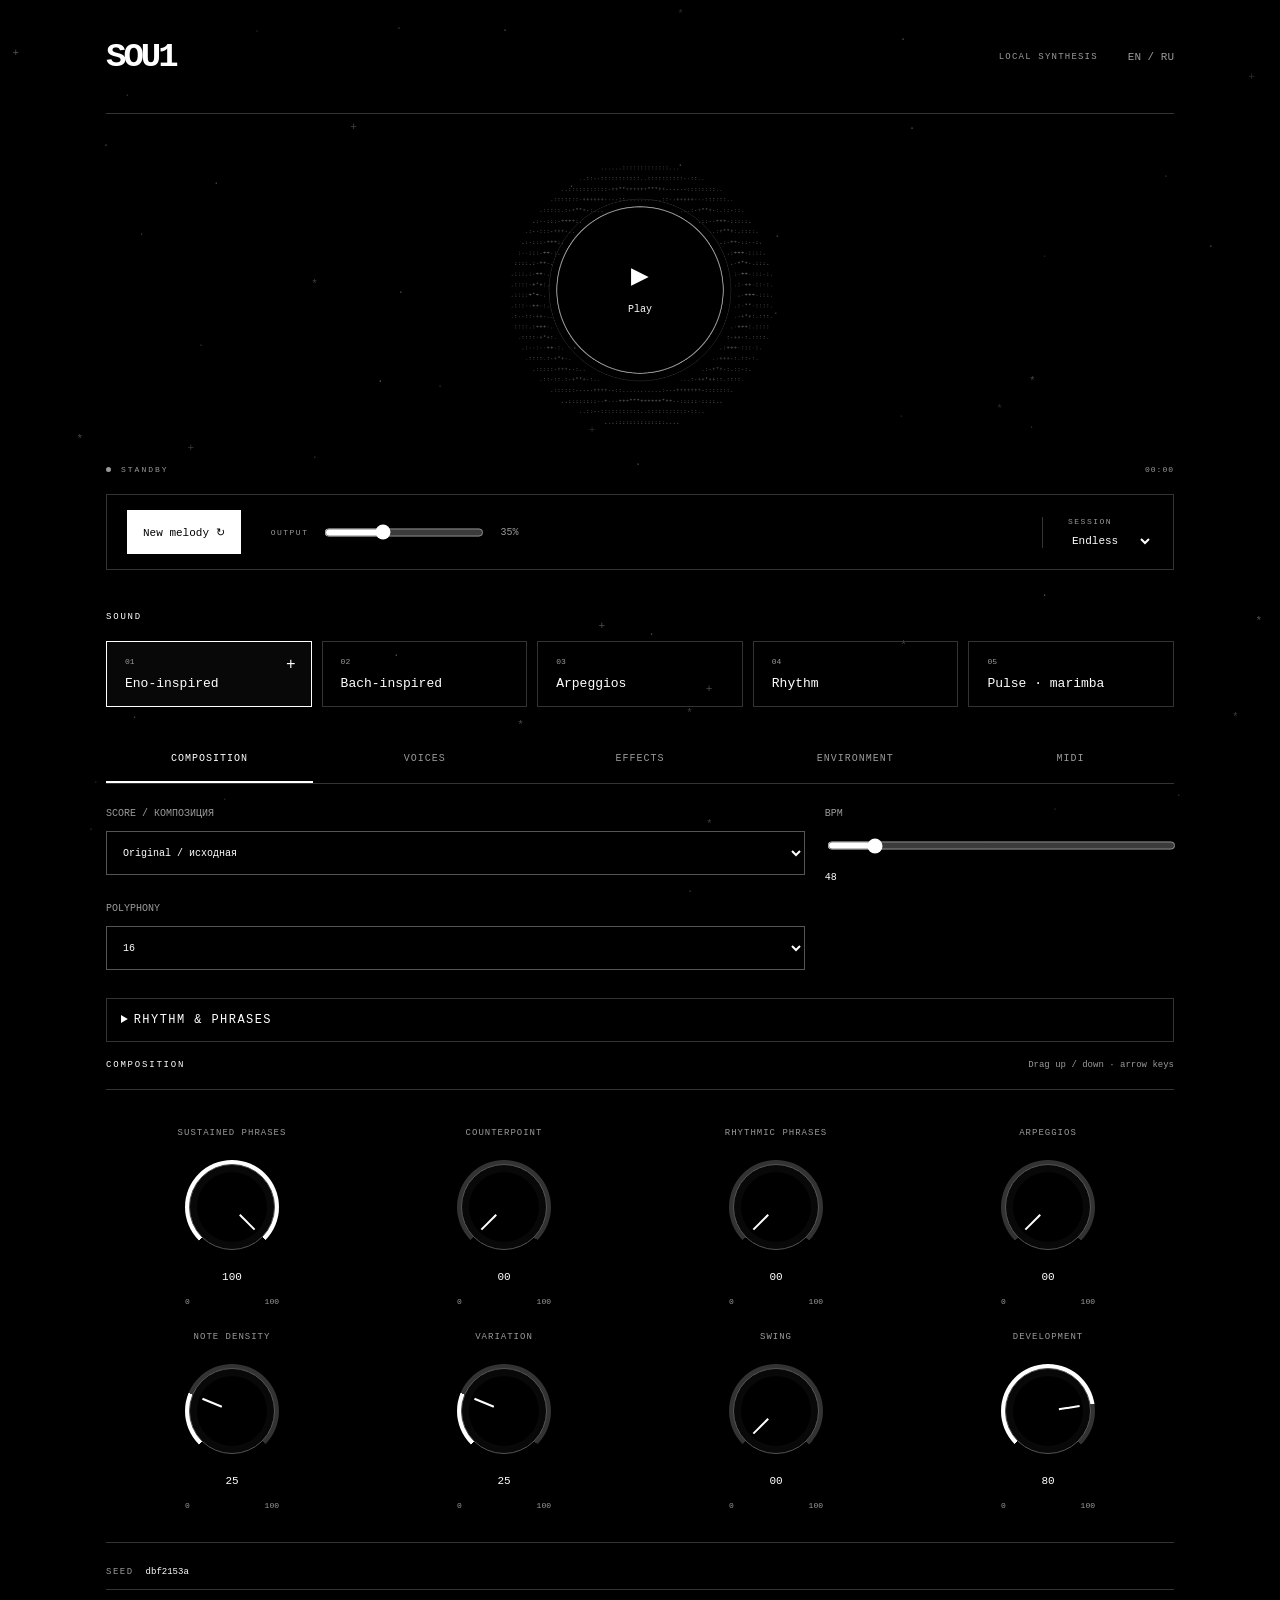
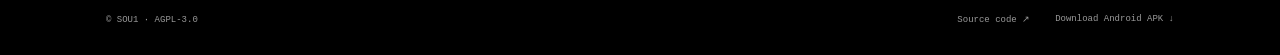
<file: docs/index.html>
<!doctype html>
<html lang="en"><head><meta charset="utf-8"><meta name="viewport" content="width=device-width,initial-scale=1"><meta name="theme-color" content="#000000"><meta name="description" content="SOU1 — an evolving ambient instrument for focus and quiet work."><link rel="manifest" href="manifest.webmanifest"><link rel="icon" href="icons/icon.svg" type="image/svg+xml"><link rel="stylesheet" href="style.css"><title>SOU1 — Ambient instrument</title></head>
<body><div id="stars" aria-hidden="true"></div><main class="instrument">
<header><a class="brand" href="./" aria-label="SOU1 home">SOU<span>1</span></a><div class="header-right"><span id="connection">LOCAL SYNTHESIS</span><button id="language" class="text-button" aria-label="Change language">EN / RU</button></div></header>
<section class="hero" aria-label="Playback visualizer"><div class="art-wrap"><canvas id="ascii" width="600" height="600" aria-hidden="true"></canvas><canvas id="orb" width="500" height="500" aria-hidden="true"></canvas><button id="play" class="orb-button" aria-label="Play"><span id="play-icon">▶</span><span id="play-label" data-i18n="begin">Play</span></button><span class="art-caption"><span class="led"></span><span id="state" aria-live="polite">STANDBY</span><span id="elapsed">00:00</span></span></div></section>
<section class="transport" aria-label="Playback"><button id="new-seed" class="seed-action" data-i18n="newSeed">New melody ↻</button><div class="volume"><label for="volume" data-i18n="volume">OUTPUT</label><input id="volume" type="range" min="0" max="100" value="35" aria-label="Output volume"><output id="volume-value">35%</output></div><label class="timer"><span data-i18n="timer">SESSION</span><select id="timer" aria-label="Session timer"><option value="0" data-i18n="endless">Endless</option><option value="25">25 min</option><option value="50">50 min</option><option value="90">90 min</option></select></label></section>
<section class="sound-section" aria-labelledby="sound-title"><div class="section-label"><h2 id="sound-title" data-i18n="sound">SOUND</h2></div><div class="presets"><button class="preset selected" data-preset="focus"><span>01</span><strong data-i18n="focus">Focus</strong></button><button class="preset" data-preset="dusk"><span>02</span><strong data-i18n="dusk">Dusk</strong></button><button class="preset" data-preset="drift"><span>03</span><strong data-i18n="drift">Drift</strong></button><button class="preset" data-preset="bloom"><span>04</span><strong data-i18n="bloom">Bloom</strong></button><button class="preset" data-preset="pulse" title="Seed7311 · VCSL marimba + sine · choose while stopped"><span>05</span><strong data-i18n="pulsePreset">Pulse · marimba</strong></button></div></section>
<nav class="workspace-tabs" aria-label="Instrument panels"><button class="selected" data-panel="composition-panel" data-i18n="controls" aria-pressed="true">Composition</button><button data-panel="tone-panel" data-i18n="voices" aria-pressed="false">Voices</button><button data-panel="effects-panel" data-i18n="effects" aria-pressed="false">Effects</button><button data-panel="weather-panel" data-i18n="environment" aria-pressed="false">Environment</button><button data-panel="midi-panel" data-i18n="midi" aria-pressed="false">MIDI</button></nav>
<section id="midi-panel" class="control-section work-panel" hidden><div class="section-label"><h2 data-i18n="midi">MIDI</h2><span data-i18n="midiScope">Generated notes · up to 512 notes</span></div><div class="midi-toolbar"><div class="midi-filters" aria-label="MIDI instruments"><button data-instrument="0" aria-pressed="true" data-i18n="pad">pad</button><button data-instrument="1" aria-pressed="true" data-i18n="pluck">pluck</button><button data-instrument="2" aria-pressed="true" data-i18n="bell">bell</button><button data-instrument="3" aria-pressed="true" data-i18n="texture">texture</button><button data-instrument="4" aria-pressed="true" data-i18n="pulse">pulse</button><button data-instrument="5" aria-pressed="true" data-i18n="kick">kick</button><button data-instrument="6" aria-pressed="true" data-i18n="snare">snare</button><button data-instrument="7" aria-pressed="true" data-i18n="hihat">hihat</button><button data-instrument="8" aria-pressed="true" data-i18n="toms">toms</button><button data-instrument="9" aria-pressed="true" data-i18n="cymbal">cymbal</button></div><button id="midi-export" data-i18n="midiExport" disabled>Export .mid</button><button id="midi-follow" aria-pressed="true" data-i18n="midiFollow">Follow playhead</button></div><div class="midi-view"><div id="midi-scroll" tabindex="0" role="region" aria-label="MIDI piano roll, scroll time and pitch"><div id="midi-spacer"></div></div><canvas id="piano-roll" width="600" height="340" role="img" aria-label="Generated MIDI note piano roll"></canvas></div><p data-i18n="midiExportScope">Exports retained history (up to 512 notes); instrument sounds are approximations; overlapping identical notes may be shortened or combined.</p><p id="midi-export-status" aria-live="polite"></p><p id="midi-summary" aria-live="polite"></p></section>
<section id="composition-panel" class="control-section work-panel" aria-labelledby="controls-title"><div class="composer-settings"><label id="score-mode-control"><span>SCORE / КОМПОЗИЦИЯ</span><select id="score-mode"><option value="original">Original / исходная</option><option value="developing">Developing phrases / развитие фраз</option></select></label><label><span>BPM</span><input id="bpm" type="range" min="30" max="180" step="1" value="72"><output id="bpm-value">72</output></label><label><span data-i18n="polyphony">POLYPHONY</span><select id="polyphony"><option value="8">8</option><option value="16" selected>16</option><option value="24">24</option><option value="32">32</option></select></label></div><details id="development-controls" class="selection-details"><summary data-i18n="advancedComposition">TONALITY &amp; PHRASES</summary><p data-i18n="selectionHint"></p><div class="selection-row"><label><span data-i18n="tonic"></span><select id="config-tonic"><option value="seed">From seed / из сида</option><option value="0">C</option><option value="1">C♯ / D♭</option><option value="2">D</option><option value="3">D♯ / E♭</option><option value="4">E</option><option value="5">F</option><option value="6">F♯ / G♭</option><option value="7">G</option><option value="8">G♯ / A♭</option><option value="9">A</option><option value="10">A♯ / B♭</option><option value="11">B</option></select></label><label class="selection-lock"><input id="lock-tonic" type="checkbox"><span data-i18n="lockChoice">Lock</span></label></div><div class="selection-row"><label><span data-i18n="scale"></span><select id="config-mode"><option value="seed">From seed / из сида</option><option value="0">Ionian / мажор</option><option value="1">Dorian / дорийский</option><option value="2">Aeolian / минор</option><option value="3">Mixolydian / миксолидийский</option><option value="4">Lydian / лидийский</option><option value="5">Phrygian / фригийский</option><option value="6">Harmonic minor / гармонический минор</option></select></label><label class="selection-lock"><input id="lock-mode" type="checkbox"><span data-i18n="lockChoice">Lock</span></label></div><div class="selection-row"><label><span data-i18n="meter"></span><select id="config-meter"><option value="seed">From seed / из сида</option><option value="0">4/4</option><option value="1">3/4</option><option value="2">5/4</option><option value="3">7/8</option><option value="4">9/8</option><option value="5">6/4</option></select></label><label class="selection-lock"><input id="lock-meter" type="checkbox"><span data-i18n="lockChoice">Lock</span></label></div><div class="selection-row"><label><span data-i18n="rhythmFamily"></span><select id="config-rhythmFamily"><option value="seed">Random (from seed) / случайный</option><option value="0">Straight</option><option value="1">Ternary</option><option value="2">Displaced</option><option value="3">Spacious</option><option value="4">Triplet</option><option value="5">Broken</option><option value="6">Offbeat</option><option value="7">Tresillo</option></select></label><label class="selection-lock"><input id="lock-rhythmFamily" type="checkbox"><span data-i18n="lockChoice">Lock</span></label></div><div class="selection-row"><label><span data-i18n="arpStrategy"></span><select id="config-arpStrategy"><option value="seed">Random (from seed) / случайный</option><option value="0">Up</option><option value="1">Down</option><option value="2">Up-down</option><option value="3">Outside-in</option><option value="4">Skipping</option><option value="5">Motif</option><option value="6">Triplet cycle</option><option value="7">Displaced</option></select></label><label class="selection-lock"><input id="lock-arpStrategy" type="checkbox"><span data-i18n="lockChoice">Lock</span></label></div><div class="selection-row"><label><span data-i18n="drumPattern"></span><select id="config-drumPattern"><option value="seed">Random (from seed) / случайный</option><option value="0">Four-on-floor</option><option value="1">Half-time</option><option value="2">Broken</option><option value="3">Clave / tresillo</option><option value="4">Triplet</option><option value="5">Sparse</option><option value="6">Offbeat</option><option value="7">Tom-led</option></select></label><label class="selection-lock"><input id="lock-drumPattern" type="checkbox"><span data-i18n="lockChoice">Lock</span></label></div><div class="selection-row"><label><span data-i18n="harmony"></span><select id="config-harmony"><option value="auto">Auto / автоматически</option><option value="fixed">Fixed tonic / один аккорд</option><option value="progression">Chord progression / смена аккордов</option><option value="modulating">Related keys / близкие тональности</option></select></label><label class="selection-lock"><input id="lock-harmony" type="checkbox"><span data-i18n="lockChoice">Lock</span></label></div><div class="selection-row"><label><span data-i18n="drumVariation">DRUM VARIATION</span><input id="config-drumVariation" type="range" min="0" max="100" step="1" value="50"><output id="config-drumVariation-value">Auto</output></label><label><input id="config-drumVariation-auto" type="checkbox" checked><span data-i18n="autoChoice">Auto</span></label><label class="selection-lock"><input id="lock-drumVariation" type="checkbox"><span data-i18n="lockChoice">Lock</span></label></div><button id="random-composition" type="button" data-i18n="randomUnlocked">Randomize unlocked</button><small id="config-seed"></small></details><div class="section-label"><h2 id="controls-title" data-i18n="controls">CONTROLS</h2><span data-i18n="knobHint">Drag up / down · arrow keys</span></div><div id="structure" class="knobs structure"></div></section><section id="tone-panel" class="control-section work-panel" hidden><div class="voice-switches"><label><input id="melody-enabled" type="checkbox" checked><span data-i18n="melody">Melody</span></label><label><input id="drums-enabled" type="checkbox"><span data-i18n="drums">Drums</span></label></div><div id="melodic-controls" class="composer-settings"><label><span data-i18n="melodicPalette">INSTRUMENT PALETTE</span><select id="melodic-preset"><option value="procedural">Original synthesis 0.2 / исходный синтез 0.2</option><option value="chamber-ambient">Pad 0.2 + harp / пэд 0.2 + арфа</option><option value="piano-room-ambient">Pad 0.2 + piano / пэд 0.2 + пианино</option><option value="chamber-flute-ambient">Pad 0.2 + flute / пэд 0.2 + флейта</option><option value="pulse-marimba">Pulse · VCSL marimba + sine / маримба + синус</option><option value="chamber">Recorded strings + harp / струнные + арфа</option><option value="piano-room">Recorded strings + piano / струнные + пианино</option><option value="chamber-flute">Recorded strings + flute / струнные + флейта</option></select></label><p id="melodic-source" role="status"></p><small data-i18n="melodicHint"></small></div><div id="knobs" class="knobs"></div><div id="layers" class="knobs layers"></div><div class="section-label"><h2 data-i18n="drumKit">DRUM KIT</h2></div><div id="recorded-drums-controls" class="composer-settings"><label><span>DRUM SAMPLES / СЕМПЛЫ</span><select id="drum-samples"><option value="procedural">Original synthesis / исходный синтез</option><option value="vcsl">VCSL acoustic</option><option value="fsa-electronic">FSA compact electronic</option><option value="fsa-distkit">FSA distorted</option><option value="fsa-sdbkit">FSA SDB</option><option value="fsa-synthkit">FSA synthetic</option><option value="fsa-x0xproc1">FSA x0x 1</option><option value="fsa-x0xproc2">FSA x0x 2</option><option value="guigui-soft">Guigui soft</option><option value="guigui-dynamic">Guigui soft/hard</option></select></label><button id="cancel-prepare" type="button">Cancel preparation / отменить</button><p id="drum-source" role="status"></p><small>Enable Drums; change the bank while stopped. CC0 recorded percussion; melodic synthesis retains its selected voices. / Включите «Ударные»; выбор набора после остановки. Записанные ударные CC0; тембры мелодий зависят от выбранных голосов.</small></div><details id="custom-drums-controls" class="selection-details"><summary data-i18n="customDrums">ASSEMBLE DRUM KIT</summary><p data-i18n="customDrumsHint"></p><div class="selection-row"><label><span data-i18n="kick"></span><select id="drum-role-kick"><option value="inherit">Use base kit / основной набор</option><option value="vcsl">VCSL acoustic</option><option value="fsa-electronic">FSA compact electronic</option><option value="fsa-distkit">FSA distorted</option><option value="fsa-sdbkit">FSA SDB</option><option value="fsa-synthkit">FSA synthetic</option><option value="fsa-x0xproc1">FSA x0x 1</option><option value="fsa-x0xproc2">FSA x0x 2</option><option value="guigui-soft">Guigui soft</option><option value="guigui-dynamic">Guigui soft/hard</option></select></label><label class="selection-lock"><input id="drum-lock-kick" type="checkbox"><span data-i18n="lockChoice">Lock</span></label></div><div class="selection-row"><label><span data-i18n="snare"></span><select id="drum-role-snare"><option value="inherit">Use base kit / основной набор</option><option value="vcsl">VCSL acoustic</option><option value="fsa-electronic">FSA compact electronic</option><option value="fsa-distkit">FSA distorted</option><option value="fsa-sdbkit">FSA SDB</option><option value="fsa-synthkit">FSA synthetic</option><option value="fsa-x0xproc1">FSA x0x 1</option><option value="fsa-x0xproc2">FSA x0x 2</option><option value="guigui-soft">Guigui soft</option><option value="guigui-dynamic">Guigui soft/hard</option></select></label><label class="selection-lock"><input id="drum-lock-snare" type="checkbox"><span data-i18n="lockChoice">Lock</span></label></div><div class="selection-row"><label><span data-i18n="hihat"></span><select id="drum-role-hihat"><option value="inherit">Use base kit / основной набор</option><option value="vcsl">VCSL acoustic</option><option value="fsa-electronic">FSA compact electronic</option><option value="fsa-distkit">FSA distorted</option><option value="fsa-sdbkit">FSA SDB</option><option value="fsa-synthkit">FSA synthetic</option><option value="fsa-x0xproc1">FSA x0x 1</option><option value="fsa-x0xproc2">FSA x0x 2</option><option value="guigui-soft">Guigui soft</option><option value="guigui-dynamic">Guigui soft/hard</option></select></label><label class="selection-lock"><input id="drum-lock-hihat" type="checkbox"><span data-i18n="lockChoice">Lock</span></label></div><div class="selection-row"><label><span data-i18n="toms"></span><select id="drum-role-toms"><option value="inherit">Use base kit / основной набор</option><option value="vcsl">VCSL acoustic</option><option value="fsa-electronic">FSA compact electronic</option><option value="fsa-distkit">FSA distorted</option><option value="fsa-sdbkit">FSA SDB</option><option value="fsa-synthkit">FSA synthetic</option><option value="fsa-x0xproc1">FSA x0x 1</option><option value="fsa-x0xproc2">FSA x0x 2</option><option value="guigui-soft">Guigui soft</option><option value="guigui-dynamic">Guigui soft/hard</option></select></label><label class="selection-lock"><input id="drum-lock-toms" type="checkbox"><span data-i18n="lockChoice">Lock</span></label></div><div class="selection-row"><label><span data-i18n="cymbal"></span><select id="drum-role-cymbal"><option value="inherit">Use base kit / основной набор</option><option value="vcsl">VCSL acoustic</option><option value="fsa-electronic">FSA compact electronic</option><option value="fsa-distkit">FSA distorted</option><option value="fsa-sdbkit">FSA SDB</option><option value="fsa-synthkit">FSA synthetic</option><option value="fsa-x0xproc1">FSA x0x 1</option><option value="fsa-x0xproc2">FSA x0x 2</option><option value="guigui-soft">Guigui soft</option><option value="guigui-dynamic">Guigui soft/hard</option></select></label><label class="selection-lock"><input id="drum-lock-cymbal" type="checkbox"><span data-i18n="lockChoice">Lock</span></label></div><button id="random-drums" type="button" data-i18n="randomUnlocked">Randomize unlocked</button><small id="drum-config-seed"></small></details><div id="drumkit" class="knobs drumkit"></div></section>
<section id="effects-panel" class="control-section work-panel" aria-labelledby="effects-title" hidden><div class="section-label"><h2 id="effects-title" data-i18n="effects">EFFECTS</h2></div><div id="effects" class="knobs"></div></section>
<section id="weather-panel" class="control-section work-panel" aria-labelledby="environment-title" hidden><div class="section-label"><h2 id="environment-title" data-i18n="environment">ENVIRONMENT</h2></div><div class="weather-options"><label><input id="rain-enabled" type="checkbox"><span data-i18n="rain">Rain</span></label><select id="rain-type" aria-label="Rain type"><option value="1" data-i18n="lightRain">Light rain</option><option value="2" data-i18n="steadyRain">Steady rain</option><option value="3" data-i18n="heavyRain">Heavy rain</option></select><label><input id="thunder-enabled" type="checkbox"><span data-i18n="thunder">Thunder</span></label><label><input id="wind-enabled" type="checkbox"><span data-i18n="wind">Wind</span></label></div><label>WEATHER SOURCE / ИСТОЧНИК ПОГОДЫ <select id="weather-source"><option value="recorded">CC0 recordings · offline / записи</option><option value="procedural">Original procedural / исходный синтез</option></select></label><div id="weather" class="knobs"></div></section>
<section class="bottom-line"><div class="seed"><span data-i18n="seed">SEED</span><code id="seed-value"></code></div><button id="update-app" class="text-button" hidden data-i18n="updateApp">Update ↻</button><button id="install" class="text-button" hidden data-i18n="install">Install PWA ↓</button></section>
<p id="notice" role="status" class="notice" data-i18n="quiet"></p>
<footer><span>© SOU1 · AGPL-3.0</span><nav aria-label="Project links"><a href="https://github.com/FedotovskiiLev/SOU1" target="_blank" rel="noopener noreferrer" data-i18n="source">Source code ↗</a><a id="apk" aria-disabled="true" data-i18n="apkPending">Android APK · preparing</a></nav></footer>
</main><script type="module" src="app.js"></script></body></html>
</file>
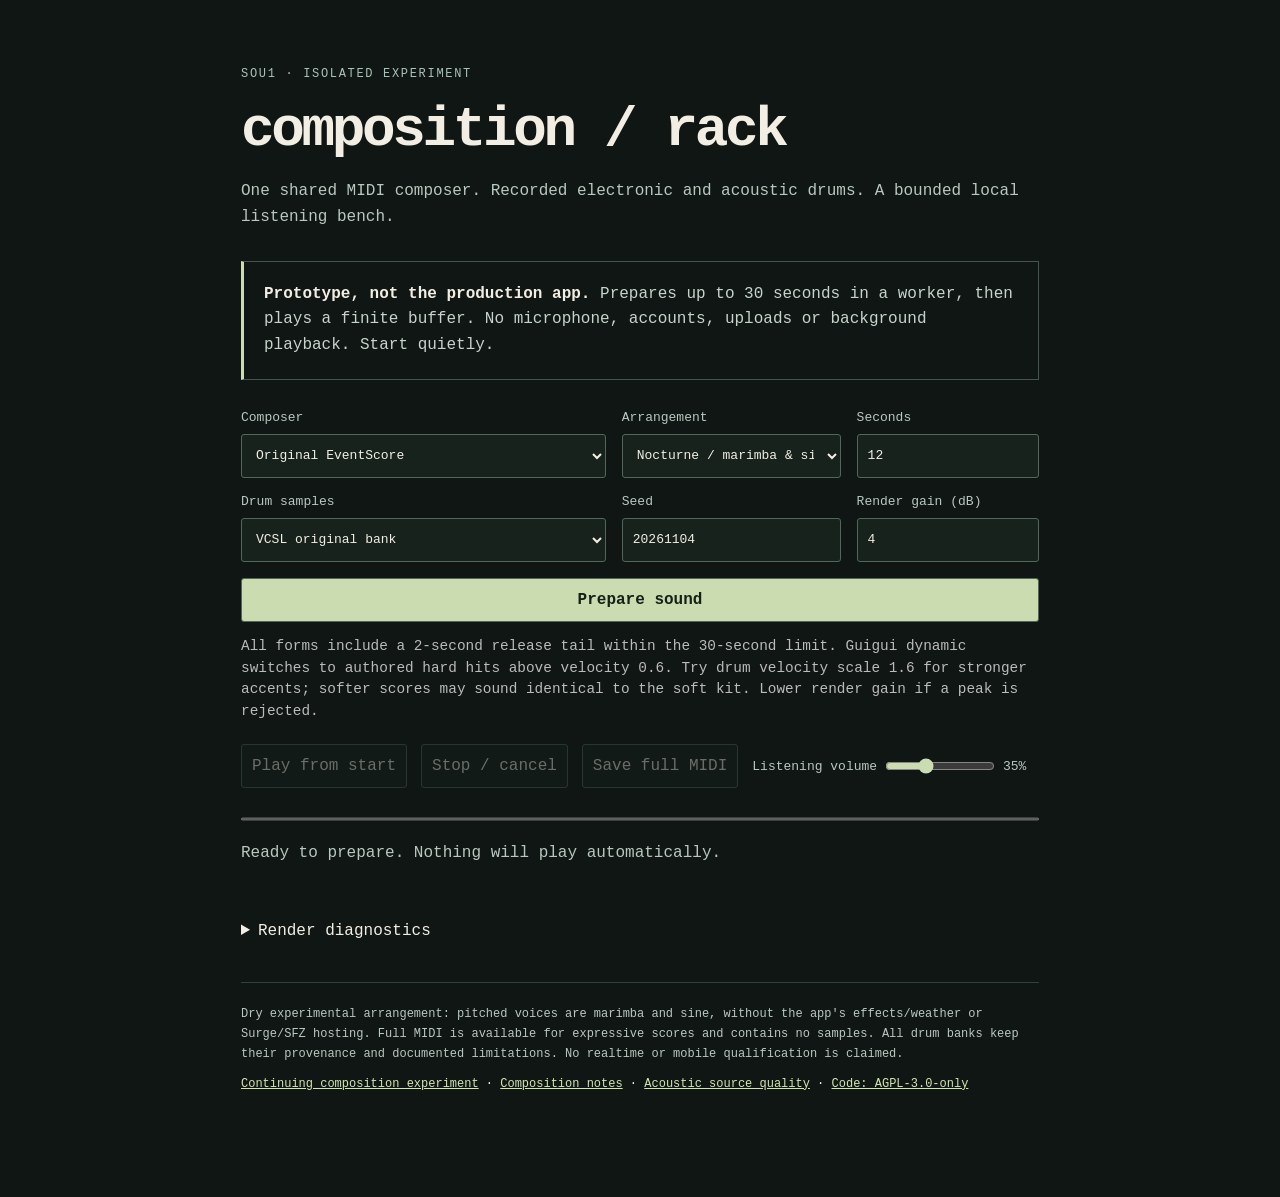
<file: experiments/rack-browser/index.html>
<!doctype html>
<html lang="en"><head><meta charset="utf-8"><meta name="viewport" content="width=device-width, initial-scale=1"><meta name="color-scheme" content="dark"><meta http-equiv="Content-Security-Policy" content="default-src 'self'; script-src 'self' blob:; style-src 'self'; worker-src 'self'; connect-src 'self'; object-src 'none'; base-uri 'none'"><title>SOU1 / composition rack lab</title><link rel="stylesheet" href="style.css"></head>
<body><main><header><span class="eyebrow">SOU1 · ISOLATED EXPERIMENT</span><h1>composition / rack</h1><p>One shared MIDI composer. Recorded electronic and acoustic drums. A bounded local listening bench.</p></header>
<aside><strong>Prototype, not the production app.</strong> Prepares up to 30 seconds in a worker, then plays a finite buffer. No microphone, accounts, uploads or background playback. Start quietly.</aside>
<form id="settings">
<label>Composer<select id="composer"><option value="legacy">Original EventScore</option><option value="expressive">Expressive full score</option></select></label>
<div id="legacy-controls" class="control-group"><label>Arrangement<select id="profile"><option value="nocturne">Nocturne / marimba &amp; sine</option><option value="pulse">Pulse / marimba &amp; drums</option></select></label><label>Seconds<input id="duration" type="number" min="4" max="30" step="1" value="12" required></label></div>
<div id="expressive-controls" class="control-group" hidden>
<label>Form<select id="style"><option value="song">Song / 4/4</option><option value="waltz">Waltz / 3/4</option><option value="broken">Broken / 4/4</option><option value="motor">Motor / 7/8</option><option value="canon">Canon / 6/8</option><option value="drift">Drift / 4/4</option></select></label>
<label>Phrasing<select id="phrasing"><option value="dialogue">Dialogue</option><option value="lyrical">Lyrical</option><option value="angular">Angular</option><option value="ornamented">Ornamented</option><option value="triplet">Triplet</option></select></label>
<label>Bars<input id="bars" type="number" min="2" max="16" step="1" value="4" required></label><label>BPM<input id="bpm" type="number" min="40" max="180" step="1" value="112" required></label>
<label>Drum velocity scale<input id="drum-velocity" type="number" min="0.25" max="2" step="0.05" value="1" required></label>
<label class="check"><input id="drums-enabled" type="checkbox" checked> Include percussion</label>
</div>
<label>Drum samples<select id="drum-kit"><option value="vcsl">VCSL original bank</option><option value="fsa-electronic">FSA compact electronic</option><option value="fsa-distkit">FSA distorted</option><option value="fsa-sdbkit">FSA SDB</option><option value="fsa-synthkit">FSA synthetic</option><option value="fsa-x0xproc1">FSA x0x processor 1</option><option value="fsa-x0xproc2">FSA x0x processor 2</option><option value="guigui-soft">Guigui acoustic / soft</option><option value="guigui-dynamic">Guigui acoustic / soft + hard</option></select></label>
<label>Seed<input id="seed" type="number" min="0" max="4294967295" step="1" value="20261104" required></label><label>Render gain (dB)<input id="render-gain" type="number" min="-24" max="12" step="1" value="4" required></label>
<button type="submit" id="prepare">Prepare sound</button>
</form>
<p class="hint">All forms include a 2-second release tail within the 30-second limit. Guigui dynamic switches to authored hard hits above velocity 0.6. Try drum velocity scale 1.6 for stronger accents; softer scores may sound identical to the soft kit. Lower render gain if a peak is rejected.</p>
<div class="transport"><button id="play" disabled>Play from start</button><button id="stop" disabled>Stop / cancel</button><button id="midi" disabled>Save full MIDI</button><label class="volume">Listening volume <input id="volume" type="range" min="0" max="100" value="35"><output id="volume-value">35%</output></label></div>
<progress id="progress" max="1" value="0" aria-label="Preparation progress"></progress><p id="status" role="status" aria-live="polite">Ready to prepare. Nothing will play automatically.</p><details><summary>Render diagnostics</summary><pre id="diagnostics">No render yet.</pre></details>
<footer><p>Dry experimental arrangement: pitched voices are marimba and sine, without the app's effects/weather or Surge/SFZ hosting. Full MIDI is available for expressive scores and contains no samples. All drum banks keep their provenance and documented limitations. No realtime or mobile qualification is claimed.</p><a href="session.html">Continuing composition experiment</a> · <a href="../../tools/VARIETY_COMPOSITION.md">Composition notes</a> · <a href="../../tools/ACOUSTIC_DRUMS.md">Acoustic source quality</a> · <a href="../../LICENSE">Code: AGPL-3.0-only</a></footer></main><script type="module" src="app.mjs"></script></body></html>
</file>
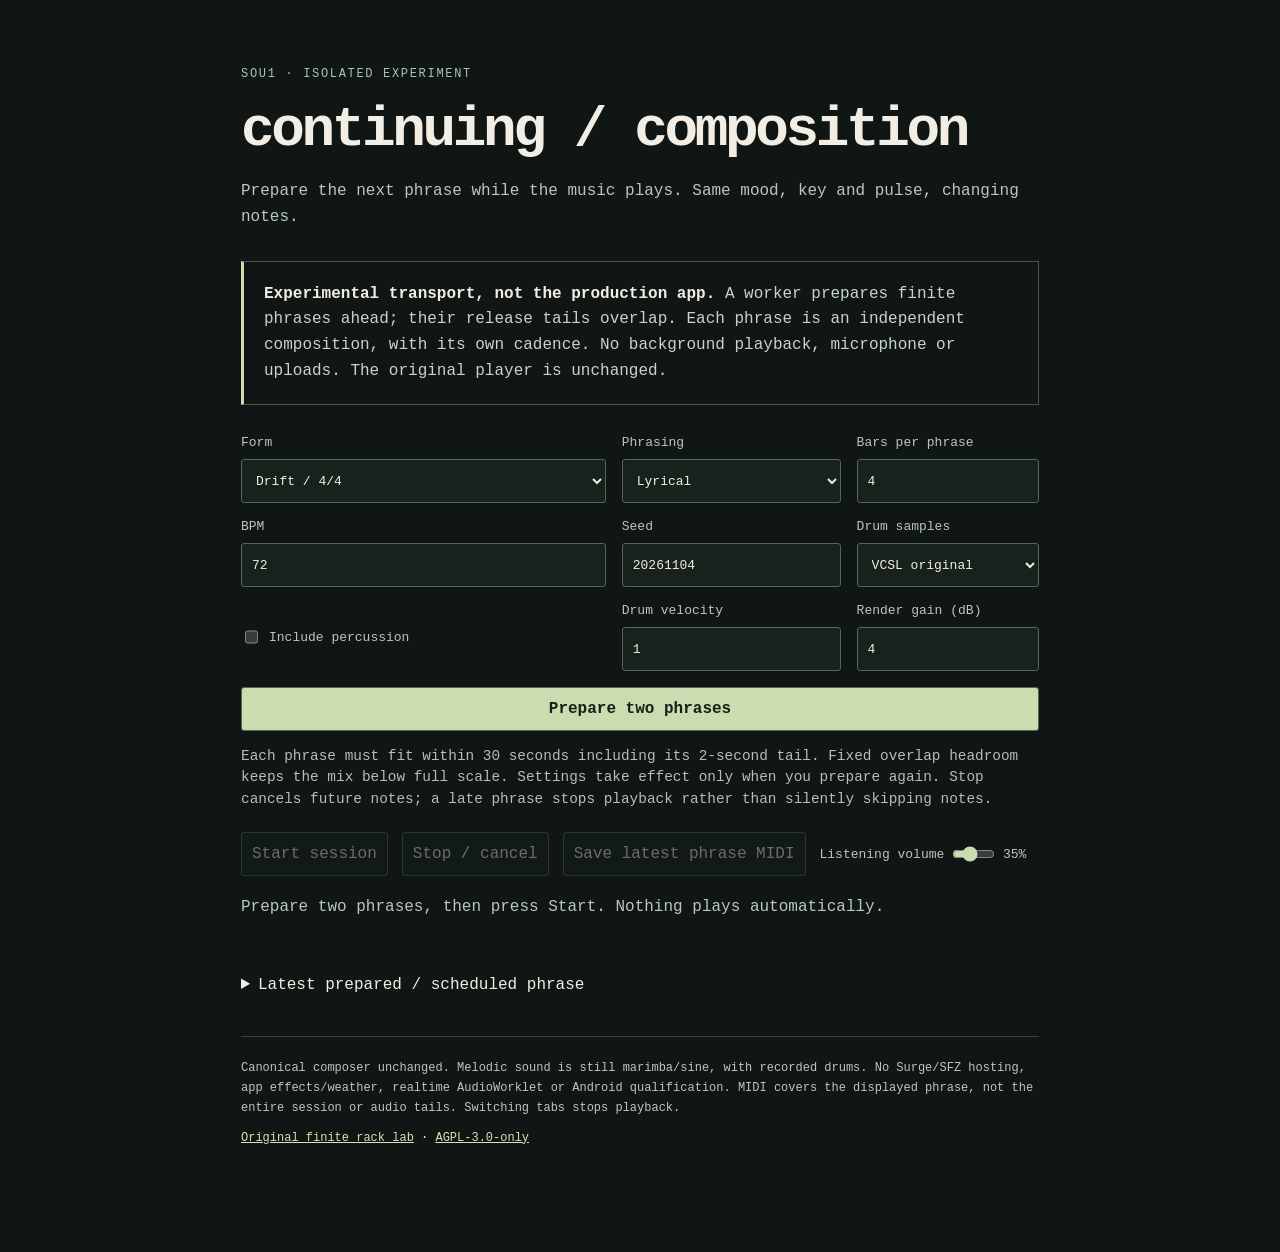
<file: experiments/rack-browser/session.html>
<!doctype html>
<html lang="en"><head><meta charset="utf-8"><meta name="viewport" content="width=device-width, initial-scale=1"><meta name="color-scheme" content="dark"><meta http-equiv="Content-Security-Policy" content="default-src 'self'; script-src 'self' blob:; style-src 'self'; worker-src 'self'; connect-src 'self'; object-src 'none'; base-uri 'none'"><title>SOU1 / continuing composition lab</title><link rel="stylesheet" href="style.css"></head>
<body><main><header><span class="eyebrow">SOU1 · ISOLATED EXPERIMENT</span><h1>continuing / composition</h1><p>Prepare the next phrase while the music plays. Same mood, key and pulse, changing notes.</p></header>
<aside><strong>Experimental transport, not the production app.</strong> A worker prepares finite phrases ahead; their release tails overlap. Each phrase is an independent composition, with its own cadence. No background playback, microphone or uploads. The original player is unchanged.</aside>
<form id="settings">
<label>Form<select id="style"><option value="drift">Drift / 4/4</option><option value="song">Song / 4/4</option><option value="waltz">Waltz / 3/4</option><option value="broken">Broken / 4/4</option><option value="motor">Motor / 7/8</option><option value="canon">Canon / 6/8</option></select></label>
<label>Phrasing<select id="phrasing"><option value="lyrical">Lyrical</option><option value="dialogue">Dialogue</option><option value="angular">Angular</option><option value="ornamented">Ornamented</option><option value="triplet">Triplet</option></select></label>
<label>Bars per phrase<input id="bars" type="number" min="2" max="16" value="4" step="1" required></label><label>BPM<input id="bpm" type="number" min="40" max="180" value="72" step="0.25" required></label>
<label>Seed<input id="seed" type="number" min="0" max="4294967295" value="20261104" step="1" required></label>
<label>Drum samples<select id="drum-kit"><option value="vcsl">VCSL original</option><option value="fsa-electronic">FSA compact</option><option value="fsa-distkit">FSA distorted</option><option value="fsa-sdbkit">FSA SDB</option><option value="fsa-synthkit">FSA synthetic</option><option value="fsa-x0xproc1">FSA x0x 1</option><option value="fsa-x0xproc2">FSA x0x 2</option><option value="guigui-soft">Guigui acoustic soft</option><option value="guigui-dynamic">Guigui acoustic dynamic</option></select></label>
<label class="check"><input id="drums-enabled" type="checkbox"> Include percussion</label><label>Drum velocity<input id="drum-velocity" type="number" min="0.25" max="2" value="1" step="0.05" required></label>
<label>Render gain (dB)<input id="render-gain" type="number" min="-24" max="12" value="4" step="1" required></label>
<button id="prepare" type="submit">Prepare two phrases</button>
</form>
<p class="hint">Each phrase must fit within 30 seconds including its 2-second tail. Fixed overlap headroom keeps the mix below full scale. Settings take effect only when you prepare again. Stop cancels future notes; a late phrase stops playback rather than silently skipping notes.</p>
<div class="transport"><button id="play" disabled>Start session</button><button id="stop" disabled>Stop / cancel</button><button id="midi" disabled>Save latest phrase MIDI</button><label class="volume">Listening volume<input id="volume" type="range" min="0" max="100" value="35"><output id="volume-value">35%</output></label></div>
<p id="status" role="status" aria-live="polite">Prepare music, then press Start. Nothing plays automatically.</p>
<details><summary>Latest prepared / scheduled phrase</summary><pre id="diagnostics">No render yet.</pre></details>
<footer><p>Canonical composer unchanged. Melodic sound is still marimba/sine, with recorded drums. No Surge/SFZ hosting, app effects/weather, realtime AudioWorklet or Android qualification. MIDI covers the displayed phrase, not the entire session or audio tails. Switching tabs stops playback.</p><a href="index.html">Original finite rack lab</a> · <a href="../../LICENSE">AGPL-3.0-only</a></footer></main><script type="module" src="session-app.mjs"></script></body></html>
</file>
<file: docs/style.css>
/* SPDX-License-Identifier: AGPL-3.0-only */
:root{color-scheme:dark;--bg:#000000;--panel:#000000;--line:#333333;--ink:#ffffff;--muted:#999999;--accent:#ffffff;--highlight:#ffffff;font-family:ui-monospace,SFMono-Regular,Consolas,"Liberation Mono",monospace;font-synthesis:none}*{box-sizing:border-box}body{margin:0;background:var(--bg);color:var(--ink);min-width:300px}button,a,input,select{-webkit-tap-highlight-color:transparent}button,select{font:inherit;color:inherit}button{cursor:pointer}button:disabled{cursor:wait;opacity:.6}button:focus-visible,a:focus-visible,input:focus-visible,select:focus-visible,[role=slider]:focus-visible{outline:2px solid var(--accent);outline-offset:5px}a{color:inherit;text-decoration:none}a:hover{color:var(--highlight)}button{border:0}.instrument{max-width:1180px;margin:auto;padding:0 56px}header{height:114px;border-bottom:1px solid var(--line);display:flex;align-items:center;justify-content:space-between;gap:24px}.brand{font-size:34px;font-weight:700;letter-spacing:-3px;display:flex;align-items:center;gap:0}.brand span{color:var(--accent)}.brand small{font-size:9px;letter-spacing:2px;font-weight:400;color:var(--muted);margin-left:25px;max-width:80px;line-height:1.7}.header-right{display:flex;align-items:center;gap:30px;font-size:9px;letter-spacing:1.2px;color:var(--muted)}.text-button{background:none;color:var(--muted);font-size:11px;padding:8px 0}.text-button:hover{color:var(--ink)}.hero{min-height:364px;display:grid;grid-template-columns:1fr 1fr;align-items:center;gap:20px;padding:34px 0}.eyebrow{font-size:9px;color:var(--accent);letter-spacing:1.8px}h1{font-family:Georgia,"Times New Roman",serif;font-weight:400;font-size:clamp(40px,5.3vw,64px);line-height:1.08;letter-spacing:-2px;margin:23px 0 21px}.hero-copy p{font-size:12px;color:var(--muted);line-height:1.85;margin:0}.art-wrap{overflow:hidden;align-self:center}.art-wrap pre{color:#ffffff;font-size:clamp(6px,.85vw,10px);line-height:1.12;white-space:pre;margin:0;text-align:center;min-height:205px;user-select:none;letter-spacing:.5px}.art-caption{display:flex;align-items:center;font-size:8px;color:var(--muted);gap:10px;letter-spacing:2px;padding:16px 24px 0}.art-caption #elapsed{margin-left:auto;letter-spacing:1px}.led{width:5px;height:5px;border-radius:50%;background:var(--muted)}body.playing .led{background:var(--accent);box-shadow:0 0 10px #ffffff88}.transport{border:1px solid var(--line);background:var(--panel);display:flex;align-items:center;min-height:88px;padding:15px 20px;gap:30px}.play{display:flex;align-items:center;justify-content:center;gap:16px;background:var(--accent);color:#000000;padding:19px 25px;font-size:12px;min-width:230px;transition:background .15s,transform .15s}.play:hover{background:var(--highlight)}.play:active{transform:scale(.98)}.volume{display:flex;align-items:center;gap:14px;flex:1}.volume label,.timer>span{font-size:8px;letter-spacing:1.5px;color:var(--muted)}input[type=range]{accent-color:var(--accent);min-width:60px;max-width:160px;width:100%;height:25px;cursor:pointer}.volume output{font-size:10px;color:var(--muted);min-width:33px}.timer{display:flex;flex-direction:column;gap:8px;border-left:1px solid var(--line);padding-left:25px}.timer select{border:0;background:var(--panel);font-size:11px;padding:0 18px 0 0;max-width:110px}.sound-section,.control-section{margin-top:42px}.section-label{display:flex;align-items:center;justify-content:space-between;gap:15px;margin-bottom:19px}.section-label h2{font-size:9px;letter-spacing:1.8px;font-weight:400;margin:0;color:var(--ink)}.section-label>span{color:var(--muted);font-size:9px}.presets{display:grid;grid-template-columns:repeat(5,1fr);gap:10px}.preset{text-align:left;background:transparent;border:1px solid var(--line);padding:18px 18px 20px;display:grid;gap:12px;position:relative;transition:background .15s,border-color .15s}.preset>span{font-size:8px;color:var(--muted)}.preset strong{font-size:14px;font-weight:400}.preset small{font-size:9px;line-height:1.5;color:var(--muted)}.preset:hover{background:#111111}.preset.selected{border-color:var(--accent);background:#080808}.preset.selected:after{content:"+";position:absolute;right:15px;top:14px;color:var(--accent)}.knobs{display:grid;grid-template-columns:repeat(4,1fr);gap:20px;border-top:1px solid var(--line);border-bottom:1px solid var(--line);padding:32px 0}.knob-card{text-align:center}.knob-label{font-size:9px;letter-spacing:1.6px;color:var(--muted)}.knob{width:94px;height:94px;border-radius:50%;margin:20px auto 13px;background:conic-gradient(from 225deg,var(--accent) calc(var(--value)*2.7deg),#333333 0deg, #333333 270deg,transparent 270deg);position:relative;touch-action:none;cursor:ns-resize}.knob:before{content:"";position:absolute;inset:4px;background:var(--panel);border:1px solid #555555;border-radius:50%;box-shadow:inset 0 0 0 7px #080808}.knob:after{content:"";position:absolute;left:calc(50% - 1px);top:15px;width:2px;height:21px;background:var(--ink);transform-origin:1px 32px;transform:rotate(calc(-135deg + var(--value)*2.7deg))}.knob-value{font-size:11px;color:var(--ink)}.knob-ends{display:flex;justify-content:space-between;max-width:140px;margin:12px auto 0;color:var(--muted);font-size:8px}.bottom-line{display:flex;align-items:center;gap:20px;margin:24px 0 12px;flex-wrap:wrap;font-size:9px;color:var(--muted)}.seed{display:flex;align-items:center;gap:12px}.seed>span{letter-spacing:1.5px}.seed code{color:var(--ink)}.privacy{margin-left:auto;font-size:8px}.notice{min-height:28px;color:var(--muted);font-size:9px;line-height:1.7;margin:20px 0}footer{display:flex;align-items:center;justify-content:space-between;gap:20px;border-top:1px solid var(--line);padding:24px 0 30px;color:var(--muted);font-size:9px}footer nav{display:flex;gap:25px}a[aria-disabled=true]{opacity:.45;cursor:default}body.playing .art-wrap pre{color:var(--accent)}@media(max-width:800px){.instrument{padding:0 26px}.brand small{display:none}.hero{grid-template-columns:1fr 1.1fr;min-height:320px}.transport{gap:15px}.play{min-width:180px;padding:18px 15px}.volume label{display:none}.timer{padding-left:15px}.section-label>span{font-size:8px}.preset{padding:14px}.preset small{font-size:8px}}@media(max-width:600px){.instrument{padding:0 20px}header{height:85px}.header-right{gap:15px}.header-right>span{display:none}.hero{grid-template-columns:1fr;padding:30px 0 22px;gap:15px}.hero-copy{text-align:center}h1{font-size:46px;margin:17px 0}.hero-copy p{font-size:11px}.art-wrap pre{font-size:7px;min-height:159px;line-height:1.08}.art-caption{max-width:380px;margin:auto;padding-top:8px}.transport{flex-wrap:wrap;padding:16px;gap:17px}.play{width:100%;min-height:55px}.volume{flex:1}.volume label{display:block}.timer{padding-left:15px}.sound-section,.control-section{margin-top:30px}.section-label{align-items:flex-start}.section-label>span{max-width:140px;text-align:right;line-height:1.4}.presets{grid-template-columns:1fr 1fr}.preset{min-height:105px;padding:14px}.knobs{grid-template-columns:1fr 1fr;row-gap:30px}.knob{width:90px;height:90px}.knob:after{transform-origin:1px 30px}.privacy{margin-left:0;width:100%}footer{align-items:flex-start;flex-direction:column;gap:16px}footer nav{gap:24px;flex-wrap:wrap}.notice{font-size:9px}}@media(prefers-reduced-motion:reduce){*{transition:none!important}}[hidden]{display:none!important}
.art-wrap{position:relative;min-height:270px}.art-wrap pre{opacity:.32;min-height:230px}#orb{position:absolute;width:240px;height:240px;left:50%;top:43%;transform:translate(-50%,-50%);pointer-events:none}.orb-button{position:absolute;width:144px;height:144px;left:50%;top:43%;transform:translate(-50%,-50%);border-radius:50%;background:transparent;display:flex;flex-direction:column;align-items:center;justify-content:center;gap:15px;color:var(--ink);font-size:10px;z-index:2}.orb-button #play-icon{font-size:23px;color:var(--accent);line-height:1}.orb-button:hover #play-icon{color:#ffffff}.orb-button:active{transform:translate(-50%,-50%) scale(.97)}.orb-button:focus-visible{outline-offset:9px}.transport-note{font-size:8px;letter-spacing:1px;display:flex;gap:10px;align-items:center;color:var(--muted);min-width:230px}@media(max-width:800px){.transport-note{min-width:160px;font-size:7px}.transport{gap:18px}}@media(max-width:600px){.art-wrap{min-height:245px}.art-wrap pre{min-height:215px}#orb{width:230px;height:230px}.transport-note{width:100%;justify-content:center}.orb-button{width:140px;height:140px}}

.hero{display:block;min-height:360px;padding:20px 0}.art-wrap{min-height:340px;overflow:hidden}.art-wrap pre{opacity:.7;min-height:300px;font-size:clamp(4px,.72vw,9px);line-height:1.12;letter-spacing:1px}#orb{width:260px;height:260px;top:46%}.orb-button{top:46%}.art-caption{padding:8px 0 0}.transport{background:#000;min-height:70px}.preset{gap:10px;padding:15px 18px}.preset strong{font-size:13px}.notice:empty{display:none}.brand span{color:#fff}@media(max-width:600px){.hero{padding:15px 0;min-height:280px}.art-wrap{min-height:270px}.art-wrap pre{font-size:4.5px;min-height:240px;letter-spacing:0}#orb{width:220px;height:220px}.preset{min-height:75px}.transport{gap:15px}}

.layers{grid-template-columns:repeat(3,1fr);border-top:0}.weather-options{display:flex;align-items:center;gap:24px;flex-wrap:wrap;font-size:12px}.weather-options label{display:flex;gap:8px;align-items:center}.weather-options input{accent-color:#fff}.weather-options select{background:#000;border:1px solid #555;padding:9px}.weather-options+.knobs{grid-template-columns:repeat(3,1fr);margin-top:20px}.knob-label{letter-spacing:1px}.knob-ends{max-width:94px}@media(max-width:600px){.layers{grid-template-columns:1fr 1fr}.weather-options{gap:14px}.weather-options+.knobs{grid-template-columns:repeat(3,1fr)}.weather-options+.knobs .knob{width:72px;height:72px}.weather-options+.knobs .knob:after{top:12px;height:17px;transform-origin:1px 24px}}

#stars{position:fixed;inset:0;overflow:hidden;pointer-events:none;z-index:0;user-select:none}#stars span{position:absolute;color:#fff;font:11px monospace;animation:star-drift 9s ease-in-out infinite alternate}.instrument{position:relative;z-index:1}@keyframes star-drift{0%{transform:translate(0,0)}35%{transform:translate(.6px,-.4px)}65%{transform:translate(-.5px,.6px)}100%{transform:translate(.3px,-.5px)}}@media(prefers-reduced-motion:reduce){#stars span{animation:none}}

/* Keep the ASCII grid centered independently of text inflation/font metrics. */
.art-wrap{--ascii-size:min(360px,calc(100vw - 40px))}
#ascii{position:absolute;left:50%;top:46%;transform:translate(-50%,-50%);width:var(--ascii-size);height:var(--ascii-size);min-height:0;margin:0;padding:0;overflow:visible;font-family:monospace;font-size:calc(var(--ascii-size)/60.2);line-height:calc(var(--ascii-size)/34);letter-spacing:0;text-align:center;white-space:pre;-webkit-text-size-adjust:none;text-size-adjust:none;pointer-events:none}
.art-caption{position:absolute;left:0;right:0;bottom:0}

/* Instrument layout: shared audio core, app-specific navigation and safe areas. */
.instrument{padding-top:env(safe-area-inset-top);padding-bottom:env(safe-area-inset-bottom)}
.seed-action{background:#fff;color:#000;padding:12px 16px;white-space:nowrap;font-size:11px;min-height:44px}.seed-action:active{background:#bbb}
.workspace-tabs{display:flex;border-bottom:1px solid #333;margin-top:28px;gap:8px}.workspace-tabs button{flex:1;background:#000;color:#999;border-bottom:2px solid transparent;padding:15px 8px;min-height:48px;font-size:10px;letter-spacing:1px}.workspace-tabs button.selected{color:#fff;border-bottom-color:#fff}.work-panel{margin-top:24px;min-height:250px}
.composer-settings{display:grid;grid-template-columns:1.2fr 1.4fr 1fr;gap:20px;margin-bottom:28px}.composer-settings label{display:flex;flex-direction:column;gap:12px;font-size:10px;color:#999}.composer-settings select{background:#000;border:1px solid #555;padding:12px;color:#fff;min-height:44px}.composer-settings input{max-width:none}.composer-settings output{color:#fff}
.voice-switches{display:flex;gap:24px;flex-wrap:wrap;margin:0 0 24px;font-size:12px}.voice-switches label{display:flex;align-items:center;gap:10px;min-height:40px}.voice-switches input{accent-color:white;width:18px;height:18px}.drumkit{grid-template-columns:repeat(5,1fr)}
@media(max-width:600px){.instrument{padding-left:max(16px,env(safe-area-inset-left));padding-right:max(16px,env(safe-area-inset-right))}header{height:76px}.transport{display:grid;grid-template-columns:1fr 1fr;padding:14px;gap:16px}.seed-action{grid-column:1/-1}.volume{grid-column:1/-1}.volume input{flex:1;max-width:none}.timer{grid-column:1/-1;border-left:0;padding-left:0;flex-direction:row;align-items:center;justify-content:space-between}.timer select{max-width:170px;min-height:40px}.workspace-tabs{gap:0}.workspace-tabs button{font-size:9px;letter-spacing:0;padding:14px 4px}.composer-settings{grid-template-columns:1fr 1fr;gap:18px}.composer-settings label:nth-child(2){grid-column:1/-1;grid-row:2}.drumkit{grid-template-columns:repeat(3,1fr);gap:20px 8px}.drumkit .knob{width:72px;height:72px}.drumkit .knob:after{top:12px;height:17px;transform-origin:1px 24px}.preset strong{font-size:12px}.knob-label{font-size:9px;letter-spacing:.4px}footer{font-size:10px}}
.composer-settings{grid-template-columns:2fr 1fr}.structure{grid-template-columns:repeat(4,1fr)}@media(max-width:600px){.composer-settings{grid-template-columns:1fr 1fr}.composer-settings label:nth-child(2){grid-column:auto;grid-row:auto}.structure{grid-template-columns:repeat(2,1fr)}}

/* Fixed-position glyph cells avoid WebView font metrics and CSS division support. */
#ascii{position:absolute;left:50%;top:46%;transform:translate(-50%,-50%);width:100%;max-width:360px;height:auto;min-height:0;opacity:.7;pointer-events:none}

#piano-roll{display:block;width:100%;height:340px;border:1px solid #333}#midi-summary{font-size:11px;color:#aaa}.workspace-tabs{flex-wrap:wrap}

.midi-toolbar{display:flex;gap:16px;align-items:start;justify-content:space-between;margin-bottom:16px;flex-wrap:wrap}.midi-filters{display:flex;gap:8px;flex-wrap:wrap}.midi-toolbar button{padding:10px 12px;border:1px solid #444;background:#111;color:#aaa;font-size:10px;min-height:40px}.midi-filters button{border-left:4px solid var(--note-color)}.midi-filters button[aria-pressed="true"]{color:var(--note-color);background:#202020}.midi-filters button[aria-pressed="false"]{opacity:.45}#midi-follow[aria-pressed="true"]{border-color:#ccc;color:white}.midi-view{position:relative;border:1px solid #444}#midi-scroll{height:360px;overflow:scroll;overscroll-behavior:contain;scrollbar-color:#777 #171717;touch-action:pan-x pan-y}#piano-roll{position:absolute;left:0;top:0;pointer-events:none;border:0;width:calc(100% - 16px);height:344px}#midi-spacer{min-width:100%;height:2328px}#midi-scroll:focus-visible{outline:2px solid white;outline-offset:2px}

/* Explicit setup choices do not replace the live knobs. */
.selection-details{margin:18px 0;padding:14px;border:1px solid #333}.selection-details summary{cursor:pointer;font-size:12px;letter-spacing:.12em}.selection-details p,.selection-details small{display:block;color:#aaa;font-size:12px;line-height:1.5;margin:10px 0}.selection-row{display:flex;align-items:center;gap:12px;flex-wrap:wrap;margin:12px 0}.selection-row>label:first-child{flex:1;min-width:180px;display:grid;gap:6px}.selection-row span{font-size:11px;letter-spacing:.06em}.selection-row select{width:100%;max-width:100%;background:#111;color:#ddd;border:1px solid #444;padding:7px}.selection-row input[type=range]{width:100%}.selection-lock{display:flex;align-items:center;gap:4px}.selection-details button{margin-top:10px}.selection-details :disabled{opacity:.45}.selection-row output{font-size:11px;color:#aaa}
</file>
<file: experiments/rack-browser/style.css>
:root{font-family:ui-monospace,SFMono-Regular,Consolas,monospace;color:#f3eee4;background:#101614;font-synthesis:none}*{box-sizing:border-box}body{margin:0}main{max-width:850px;margin:64px auto;padding:0 26px}.eyebrow{font-size:12px;color:#a8c3b4;letter-spacing:.14em}h1{font-size:clamp(32px,7vw,56px);letter-spacing:-.06em;margin:16px 0}p{line-height:1.65;color:#b9c8bf}aside{padding:20px;border:1px solid #41574b;border-left:3px solid #cbdcb0;line-height:1.6;color:#c7d4cb;margin:30px 0}aside strong{color:#f3eee4}form{display:grid;grid-template-columns:2fr 1.2fr 1fr;gap:16px}label{display:grid;gap:9px;color:#b9c8bf;font-size:13px}input,select,button{font:inherit;min-width:0;min-height:44px;border:1px solid #50685a;border-radius:3px;padding:10px;background:#17221c;color:#f3eee4}button{cursor:pointer}button:hover:enabled{background:#2d4034}button:disabled{opacity:.4;cursor:default}button[type=submit]{grid-column:1/-1;background:#cbdcb0;color:#142117;font-weight:700}button[type=submit]:hover{background:#deebcb}.transport{display:flex;gap:14px;align-items:center;margin-top:20px}.volume{flex:1;display:flex;align-items:center;flex-wrap:wrap;gap:6px}.volume input{padding:0;accent-color:#cbdcb0;flex:1;width:100px}.volume output{min-width:36px}progress{width:100%;height:6px;margin:26px 0 0;accent-color:#cbdcb0}#status{min-height:54px}pre{white-space:pre-wrap;overflow-wrap:anywhere;font-size:12px;color:#b9c8bf}summary{cursor:pointer;padding:12px 0}footer{border-top:1px solid #314438;margin-top:30px;padding:10px 0 40px;font-size:12px}a{color:#d2e6b3}button:focus-visible,input:focus-visible,select:focus-visible,summary:focus-visible{outline:2px solid #eef9d6;outline-offset:3px}@media(max-width:600px){main{margin:30px auto;padding:0 18px}form{grid-template-columns:1fr 1fr}form label:first-child{grid-column:1/-1}.transport{flex-wrap:wrap}.volume{flex-basis:100%}footer{line-height:1.7}}

.control-group{display:contents}.control-group[hidden]{display:none}.check{display:flex;align-items:center;gap:.5rem}.check input{width:auto}.hint{font-size:.9rem;color:#bbb;line-height:1.5}select,input{min-width:0;max-width:100%}
</file>
